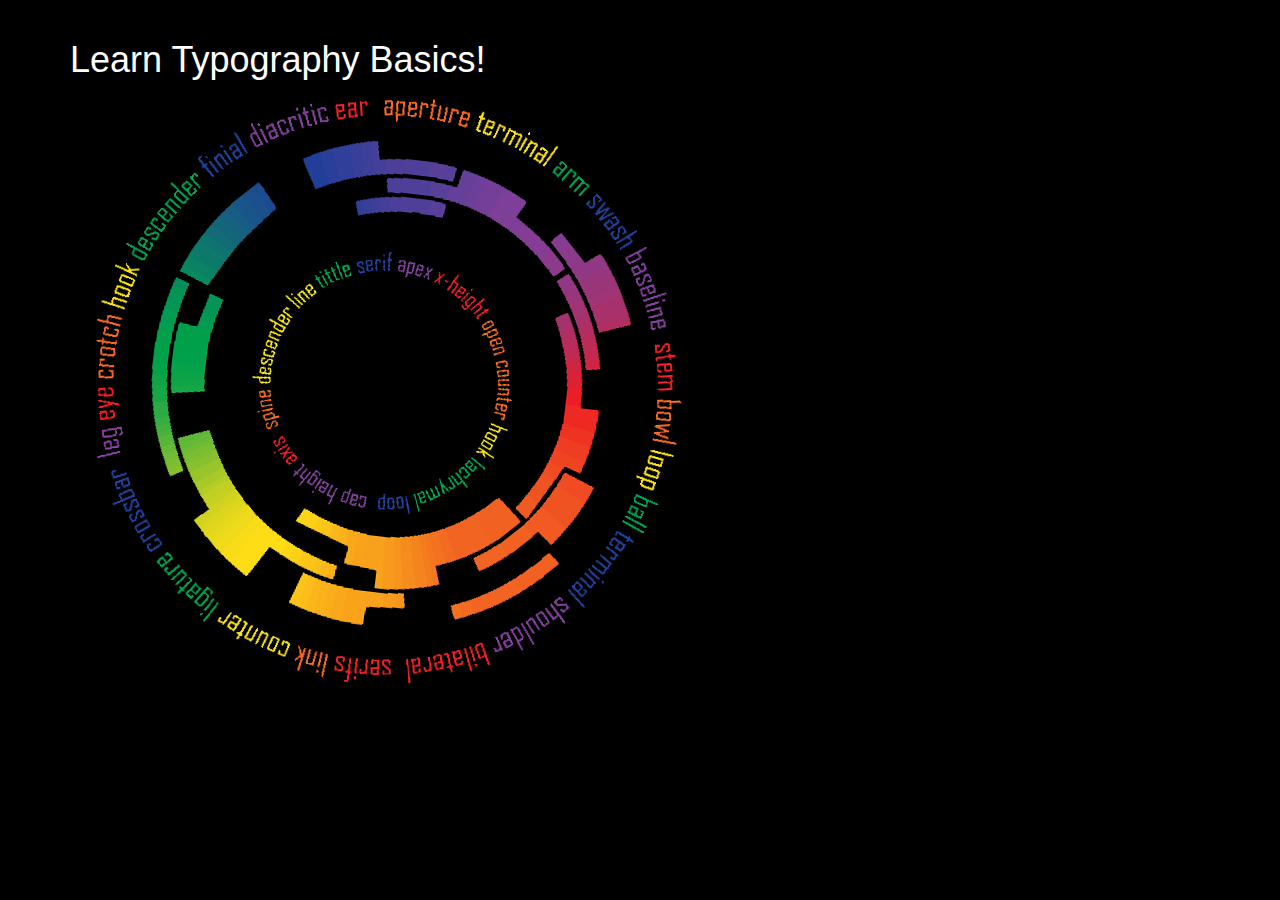
<file: index.html>
<!doctype html>
<html>

<head>
    <meta charset="utf-8">
    <meta name="viewport" content="width=device-width, initial-scale=1.0">
    <title>Typography Basics</title>
    <script src="js/jquery-2.2.1.min.js"></script>
    <script src="js/bootstrap.min.js"></script>
    <script src="js/rotate.js"></script>
    <link href="css/bootstrap.min.css" rel="stylesheet">
    <link href="css/stylesheet.css" rel="stylesheet">
</head>

<body>
    <div id="nav" class="container">
        <!-- Static navbar -->
        <nav class="navbar navbar-default">
            <div class="container-fluid">
                <div class="navbar-header">
                    <button type="button" class="navbar-toggle" data-toggle="collapse" data-target="#navbar" aria-expanded="false" aria-controls="navbar">
                        <span class="sr-only">Toggle navigation</span>
                        <span class="icon-bar"></span>
                        <span class="icon-bar"></span>
                        <span class="icon-bar"></span>
                    </button>
                    <a class="navbar-brand" href="index.html">Type Basics</a>
                </div>
                <div id="navbar" class="collapse navbar-collapse">
                    <ul class="nav navbar-nav">
                        <li class="active"><a href="index.html">Home</a></li>
                        <li><a href="map.html">History Map</a></li>
                        <li><a href="anatomy.html">Anatomy of Type</a></li>
                        <li><a href="resources.html">Resources</a></li>
                    </ul>
                </div>
                <!--/.nav-collapse -->
            </div>
            <!--/.container-fluid -->
        </nav>
    </div>
    <div id="main" class="container">
        <div class="row">
            <h1 id="learnlingo">Learn Typography Basics!</h1>
            <div id="rotator" class="col-md-8">
                <a href="#">
                    <img id="img" src="images/circle.gif">
                    <img id="img1" src="images/circlewords1.gif">
                    <img id="img2" src="images/circlewords2.gif">
                </a>
            </div>
        </div>
    </div>
    <script src="js/script_index.js"></script>
</body>

</html>
</file>
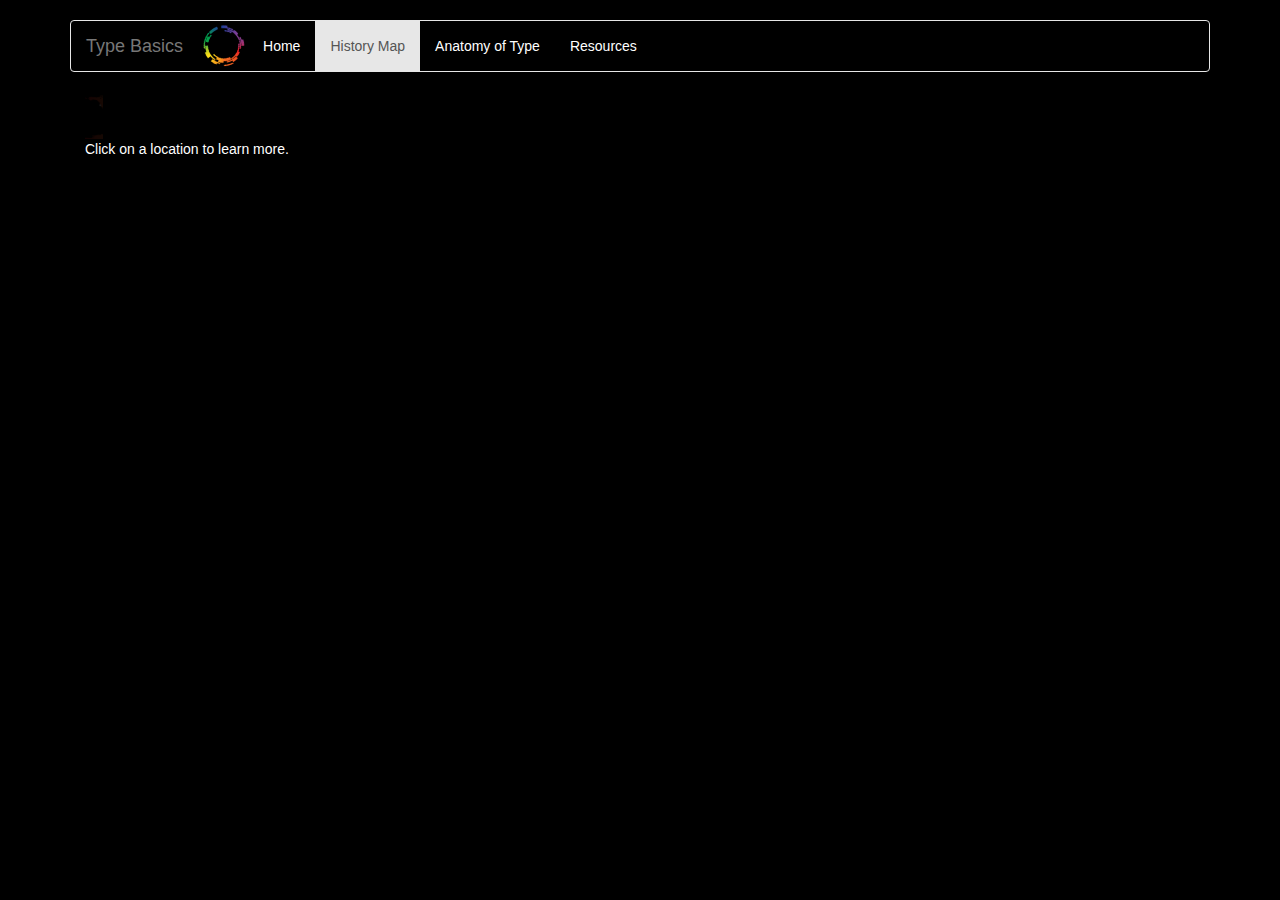
<file: map.html>
<!doctype html>
<html>

<head>
    <meta charset="utf-8">
    <meta name="viewport" content="width=device-width, initial-scale=1.0">
    <title>Typography Basics - Map</title>
    <script src="js/jquery-2.2.1.min.js"></script>
    <script src="js/jquery-ui.min.js"></script>
    <script src="js/bootstrap.min.js"></script>
    <script src="js/rotate.js"></script>
    <link href="css/bootstrap.min.css" rel="stylesheet">
    <link href="css/stylesheet.css" rel="stylesheet">
</head>

<body>
    <div id="nav" class="container">
        <!-- Static navbar -->
        <nav class="navbar navbar-default">
            <div class="container-fluid">
                <div class="navbar-header">
                    <button type="button" class="navbar-toggle collapsed" data-toggle="collapse" data-target="#navbar" aria-expanded="false" aria-controls="navbar">
                        <span class="sr-only">Toggle navigation</span>
                        <span class="icon-bar"></span>
                        <span class="icon-bar"></span>
                        <span class="icon-bar"></span>
                    </button>
                    <a class="navbar-brand" href="index.html">Type Basics</a>
                    <img id="img" src="images/circle.gif" style="max-width: 50px">
                </div>
                <div id="navbar" class="navbar-collapse collapse">
                    <ul class="nav navbar-nav">
                        <li><a href="index.html">Home</a></li>
                        <li class="active"><a href="map.html">History Map</a></li>
                        <li><a href="anatomy.html">Anatomy of Type</a></li>
                        <li><a href="resources.html">Resources</a></li>
                    </ul>
                </div>
                <!--/.nav-collapse -->
            </div>
            <!--/.container-fluid -->
        </nav>
    </div>
    <div id="main" class="container">
        <div class="row">
            <div class="col-md-12">
                <img id="california" class="map-img" src="images/california.png">
                <img class="map-img1" src="images/california1.png">
                <img id="newyork" class="map-img" src="images/newyork.png">
                <img class="map-img1" src="images/newyork1.png">
                <img id="germany" class="map-img" src="images/germany.png">
                <img class="map-img1" src="images/germany1.png">
                <img id="greece" class="map-img" src="images/greece.png">
                <img class="map-img1" src="images/greece1.png">
                <img id="lebanon" class="map-img" src="images/lebanon.png">
                <img class="map-img1" src="images/lebanon1.png">
                <img id="china" class="map-img" src="images/china.png">
                <img class="map-img1" src="images/china1.png">
            </div>
        </div>
        <div class="row">
            <div id="map-info" class="col-md-9 map-info">Click on a location to learn more.</div>
            <div id="california-info" class="col-md-9 map-info"><div class="col-md-9"><h3>California</h3>(1984 AD) Apple introduces the Macintosh, allowing for easy desktop publishing.</div><div class="col-md-3"><img src="images/mac.png" height="auto" width="100"></div></div>
            <div id="newyork-info" class="col-md-9 map-info"><div class="col-md-9"><h3>New York</h3>(1960s AD) Phototypesetting becomes a popular form of print due to development of IBM computers.</div><div class="col-md-3"><img src="images/ibm.jpg" height="auto" width="100"></div></div>
            <div id="germany-info" class="col-md-9 map-info"><div class="col-md-9"><h3>Germany</h3>(1450 AD) Johann Gutenberg invents the handset movable type allowing for quick, inexpensive production of books.</div><div class="col-md-3"><img src="images/gutenberg.jpg" height="auto" width="100"></div></div>
            <div id="greece-info" class="col-md-9 map-info"><div class="col-md-9"><h3>Greece</h3>(800 BC) Ancient Greeks create an alphabet based on the Phoenicians, adding vowels.</div><div class="col-md-3"><img src="images/greekalpha.png" height="auto" width="100"></div></div>
            <div id="lebanon-info" class="col-md-9 map-info"><div class="col-md-9"><h3>Lebanon</h3>(1500 BC) The Phoenicians create phonograms. The Greeks would later derive their alphabet from the Phoenician alphabet. </div><div class="col-md-3"><img src="images/phoenician.png" height="auto" width="100"></div></div>
            <div id="china-info" class="col-md-9 map-info"><div class="col-md-9"><h3>China</h3> (105 AD) Cai Lun, a Han dynasty official, invents the papermaking process.</div><div class="col-md-3"><img src="images/cailun.jpg" height="auto" width="100"></div></div>
        </div>
    </div>
    <script src="js/script_map.js"></script>
</body>

</html>
</file>
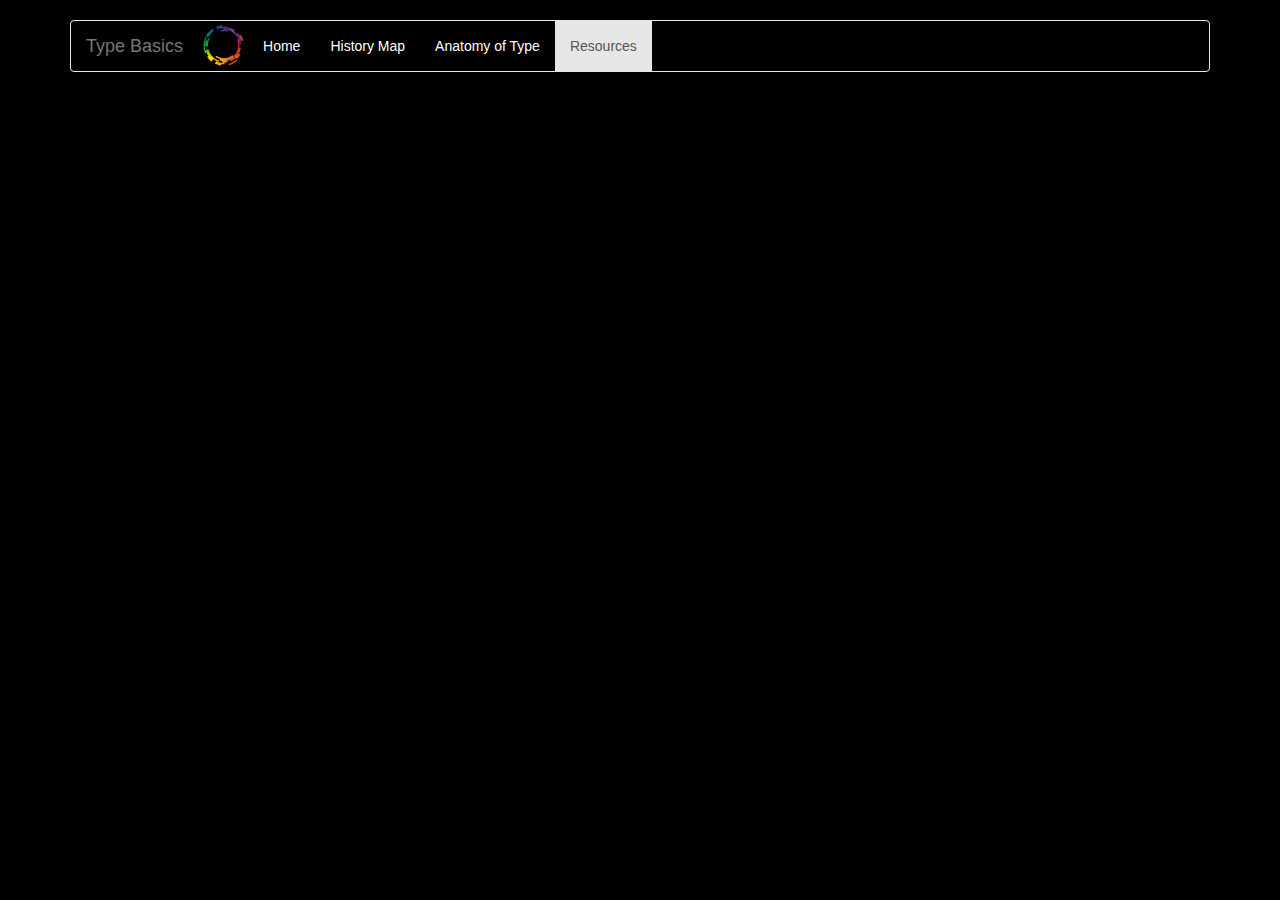
<file: resources.html>
<!doctype html>
<html>

<head>
    <meta charset="utf-8">
    <meta name="viewport" content="width=device-width, initial-scale=1.0">
    <title>Typography Basics</title>
    <script src="js/jquery-2.2.1.min.js"></script>
    <script src="js/jquery-ui.min.js"></script>
    <script src="js/bootstrap.min.js"></script>
    <script src="js/rotate.js"></script>
    <link href="css/bootstrap.min.css" rel="stylesheet">
    <link href="css/stylesheet.css" rel="stylesheet">
</head>

<body>
    <div id="nav" class="container">
        <!-- Static navbar -->
        <nav class="navbar navbar-default">
            <div class="container-fluid">
                <div class="navbar-header">
                    <button type="button" class="navbar-toggle collapsed" data-toggle="collapse" data-target="#navbar" aria-expanded="false" aria-controls="navbar">
                        <span class="sr-only">Toggle navigation</span>
                        <span class="icon-bar"></span>
                        <span class="icon-bar"></span>
                        <span class="icon-bar"></span>
                    </button>
                    <a class="navbar-brand" href="index.html">Type Basics</a>
                    <img id="img" src="images/circle.gif" style="max-width: 50px">
                </div>
                <div id="navbar" class="navbar-collapse collapse">
                    <ul class="nav navbar-nav">
                        <li><a href="index.html">Home</a></li>
                        <li><a href="map.html">History Map</a></li>
                        <li><a href="anatomy.html">Anatomy of Type</a></li>
                        <li class="active"><a href="resources.html">Resources</a></li>
                    </ul>
                </div>
                <!--/.nav-collapse -->
            </div>
            <!--/.container-fluid -->
        </nav>
    </div>
    <div id="main" class="container">
        <div class="row">
            <div class="col-md-12">
              <div class="col-md-6">
                <div class="row">
                  <div id="video" class="col-md-12">
                    <iframe width="560" height="315" src="https://www.youtube.com/embed/wOgIkxAfJsk" frameborder="0" allowfullscreen></iframe>
                  </div>
                </div>
               </div>
                <div class="col-md-6">
                  <div class="row">
                    <div id="deconstructed" class="col-md-12">
                      <a target="_blank" href="http://www.typographydeconstructed.com/"><img style="padding-bottom: 4px;" src="images/deconstructed.png"></a>
                    </div>
                    <div id="ilove" class="col-md-12">
                      <a target="_blank" href="http://ilovetypography.com/"><img style="padding-bottom: 4px;" src="images/ilove.png"></a>
                    </div>
                  </div>
                </div>
            </div>
        </div>
    </div>
    <script src="js/script_resources.js"></script>
</body>

</html>
</file>
<file: css/stylesheet.css>
#rotator {
    position:relative;
}
#img {
    z-index:30;
    position:absolute;
}
#img1 {
    z-index:20;
    position:absolute;
}
#img2 {
    position:absolute;
    z-index:10;
}

.navbar {
    margin-bottom: 20px;
    background-color: black;
}

.navbar .nav > li > a {
    color:  white;
}

body {
    background-color: black;
    color: white;
    padding-top: 20px;
    padding-bottom: 20px;
}

a:link {
    text-decoration: none;
}

a:visited {
    text-decoration: none;
}

a {
    color: white;
}

a:hover {
    color: white;
}

.definitionImage{
    display: inline;
}

.inline {
    display: inline;
}

.words {
    display: inline;
}

.words:hover, #learn:hover {
    color: red;
}

#interact img {
    width: 100%;
    height: 100%;
    object-fit: cover;
    overflow: hidden;
}

#img, #img1, #img2, #posterimg, img {
    height: auto;
    max-width: 100%;
}

#text0 {
    padding-bottom: 1.3em;
}

.map-img {
    max-height: 500px;
    margin-left: -2px;
    margin-right: -2px;
}

.map-img1 {
    display: none;
}

.row {
    margin: 0 auto;
    float: none;
}

.row-centered {
    text-align:center;
}

.col-centered {
    display:inline-block;
    float:none;
}

iframe {
	height: 360px;
	max-width: 100%;
}

@keyframes border-pulsate {
    0%   { border-color: black; }
    50%  { border-color: red; }
    100% { border-color: black; }
}

.typefaceimg {
    border: 2px solid black;
    animation: border-pulsate 2s infinite;
}

@media (max-width: 1200px){
	.map-img{
		max-height: 400px;
	}
	
	iframe {
	height: 280px;
	}
}

@media (max-width: 993px){
	.map-img{
		max-height: 300px;
	}
}

@media (max-width: 721px){
	.map-img{
		max-height: 200px;
	}
}

@media (max-width: 500px){
	.map-img{
		max-height: 150px;
	}
}

@media (max-width: 400px){
	.map-img{
		max-height: 100px;
	}
	
		iframe {
	height: 200px;
	}
}

/* test */
#interact select {
  border: 1px solid #ccc;
  border-color: white;
  background: no-repeat 90% 50%;
}

#interact select {
  padding: 5px 8px;
  box-shadow: none;
}

#interact select:focus {
  outline: none;
}
</file>
